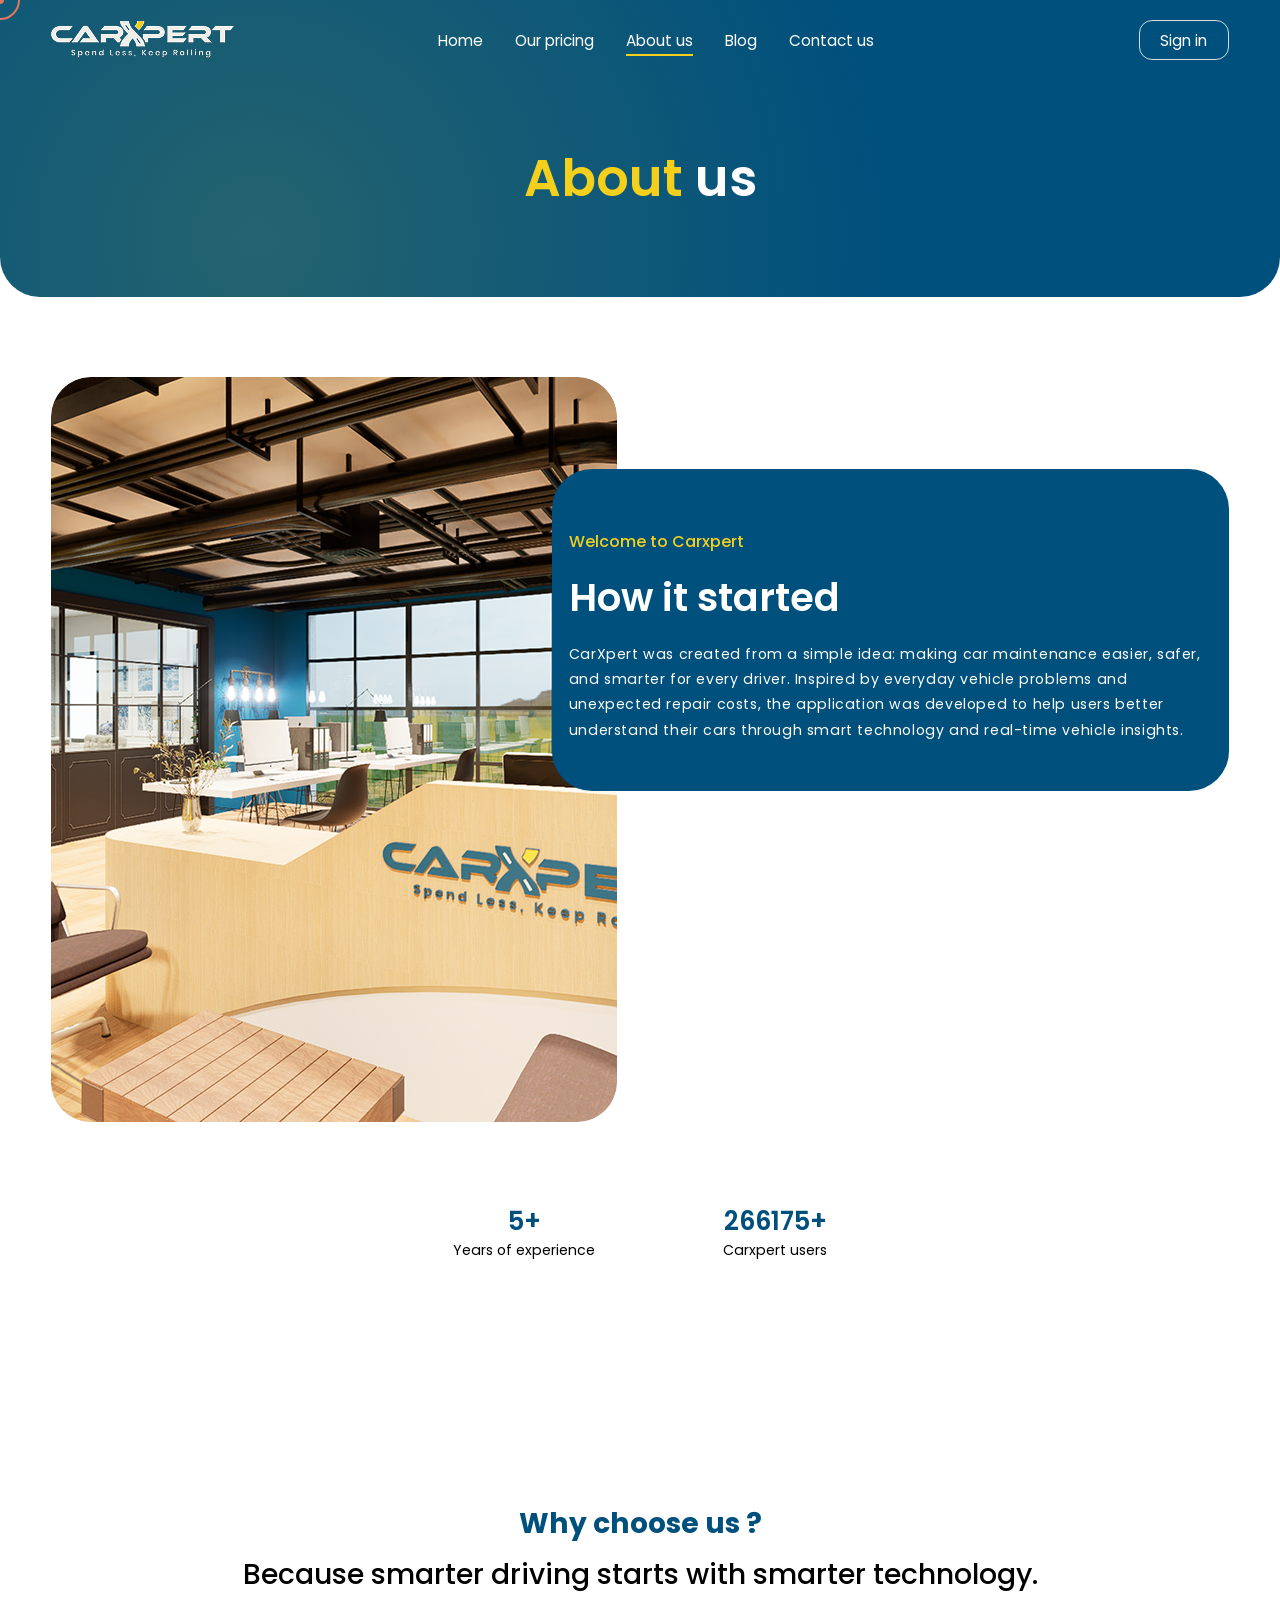
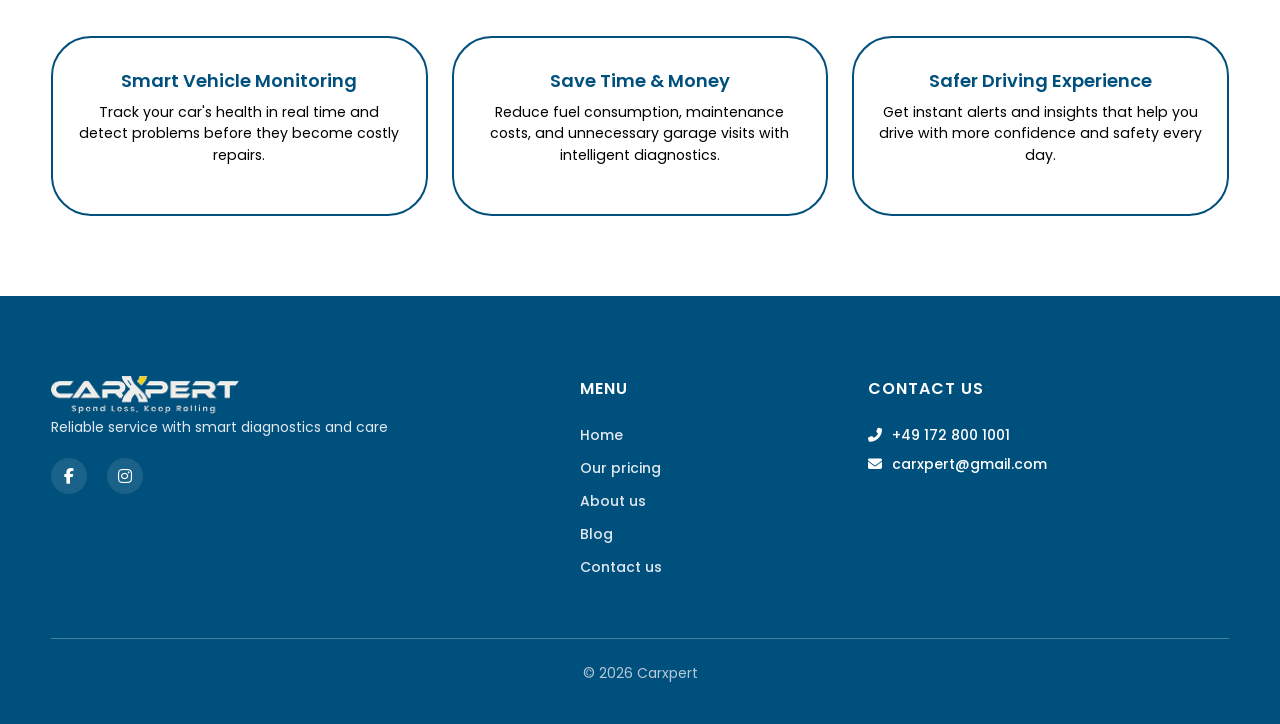
<file: about.html>
<!DOCTYPE html>
<html lang="en">
<head>
  <meta charset="UTF-8" />
  <meta name="viewport" content="width=device-width, initial-scale=1.0" />
  <title>About Us - CarXpert</title>
  <link rel="preconnect" href="https://fonts.googleapis.com">
  <link rel="preconnect" href="https://fonts.gstatic.com" crossorigin>
  <link href="https://fonts.googleapis.com/css2?family=Poppins:wght@400;500;600;700;800&display=swap" rel="stylesheet">
  <link rel="stylesheet" href="https://cdnjs.cloudflare.com/ajax/libs/font-awesome/6.5.1/css/all.min.css" />
  <link rel="stylesheet" href="assets/css/global.css" />
  <link rel="stylesheet" href="assets/css/about.css" />
</head>
<body>
  <div class="cursor-dot"></div>
  <div class="cursor-outline"></div>

  <nav>
    <a href="index.html" class="logo">
      <img src="assets/images/logo.png" alt="CarXpert" />
    </a>
    <div class="nav-links">
      <button class="nav-close" aria-label="Close menu"></button>
      <a href="index.html">Home</a>
      <a href="pricing.html">Our pricing</a>
      <a href="about.html" class="active">About us</a>
      <a href="blog.html">Blog</a>
      <a href="contact.html">Contact us</a>
      <a href="signin.html" class="sign-in nav-sign-in">Sign in</a>
    </div>
    <div class="nav-actions">
      <a href="signin.html" class="sign-in desktop-sign-in">Sign in</a>
      <div class="hamburger" aria-label="Open menu">
        <span></span><span></span><span></span>
      </div>
    </div>
  </nav>
  <div class="nav-overlay"></div>

  <section class="page-header">
    <h1 class="fade-up"><span>About</span> us</h1>
  </section>

  <section class="about-intro">
    <div class="about-intro-wrapper">
      <div class="about-image-col fade-left">
        <img src="assets/images/Rectangle 37.png" alt="">
      </div>
      <div class="about-card fade-right">
        <span class="about-badge">Welcome to Carxpert</span>
        <h2>How it started</h2>
        <p>CarXpert was created from a simple idea: making car maintenance easier, safer, and smarter for every driver. Inspired by everyday vehicle problems and unexpected repair costs, the application was developed to help users better understand their cars through smart technology and real-time vehicle insights.</p>
      </div>
    </div>
    <div class="about-stats">
      <div class="about-stat">
        <span class="about-stat-number"><span class="counter" data-target="10">0</span>+</span>
        <span class="about-stat-label">Years of experience</span>
      </div>
      <div class="about-stat">
        <span class="about-stat-number"><span class="counter" data-target="500000">0</span>+</span>
        <span class="about-stat-label">Carxpert users</span>
      </div>
    </div>
  </section>

  <section class="why-section">
    <div>
      <h2 class="section-title fade-up">Why choose us ?</h2>
      <p class="section-subtitle fade-up">Because smarter driving starts with smarter technology.</p>
      <div class="why-grid">
        <div class="why-card fade-up">
          <h3>Smart Vehicle Monitoring</h3>
          <p>Track your car's health in real time and detect problems before they become costly repairs.</p>
        </div>
        <div class="why-card fade-up">
          <h3>Save Time & Money</h3>
          <p>Reduce fuel consumption, maintenance costs, and unnecessary garage visits with intelligent diagnostics.</p>
        </div>
        <div class="why-card fade-up">
          <h3>Safer Driving Experience</h3>
          <p>Get instant alerts and insights that help you drive with more confidence and safety every day.</p>
        </div>
      </div>
    </div>
  </section>

  <footer>
    <div class="footer-grid">
      <div class="footer-brand">
        <img src="assets/images/logo.png" alt="CarXpert" style="height:40px;" />
        <p>Reliable service with smart diagnostics and care</p>
        <div class="footer-social">
          <a href="#" aria-label="Facebook">
            <i class="fab fa-facebook-f"></i>
          </a>
          <a href="#" aria-label="Instagram">
            <i class="fab fa-instagram"></i>
          </a>
        </div>
      </div>
      <div class="footer-col">
        <h4>Menu</h4>
        <a href="index.html">Home</a>
        <a href="pricing.html">Our pricing</a>
        <a href="about.html">About us</a>
        <a href="blog.html">Blog</a>
        <a href="contact.html">Contact us</a>
      </div>
      <div class="footer-col">
        <h4>Contact us</h4>
        <div class="footer-contact">
          <p>
            <i class="fas fa-phone-alt"></i>
            +49 172 800 1001
          </p>
          <p>
            <i class="fas fa-envelope"></i>
            carxpert@gmail.com
          </p>
        </div>
      </div>
    </div>
    <hr class="footer-divider" />
    <p class="footer-bottom">&copy; 2026 Carxpert</p>
  </footer>

  <script src="assets/js/main.js"></script>
</body>
</html>
</file>
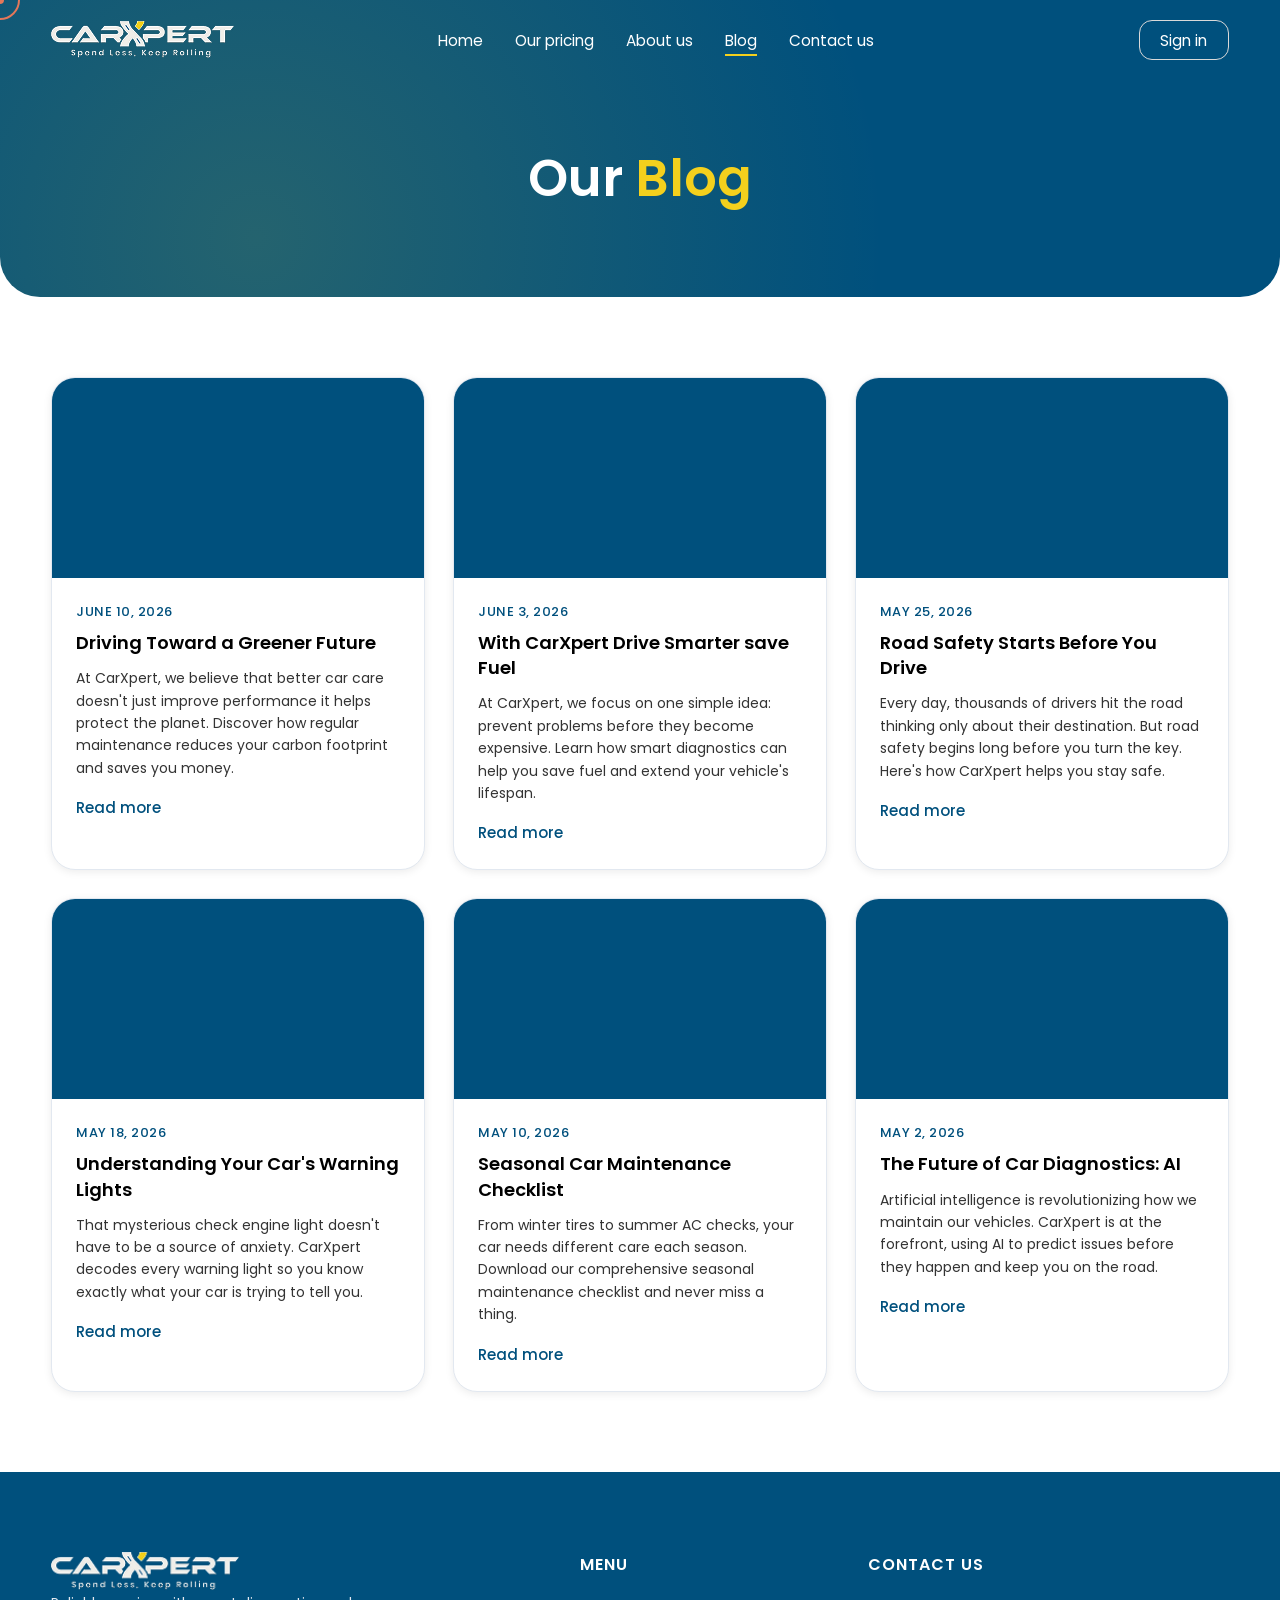
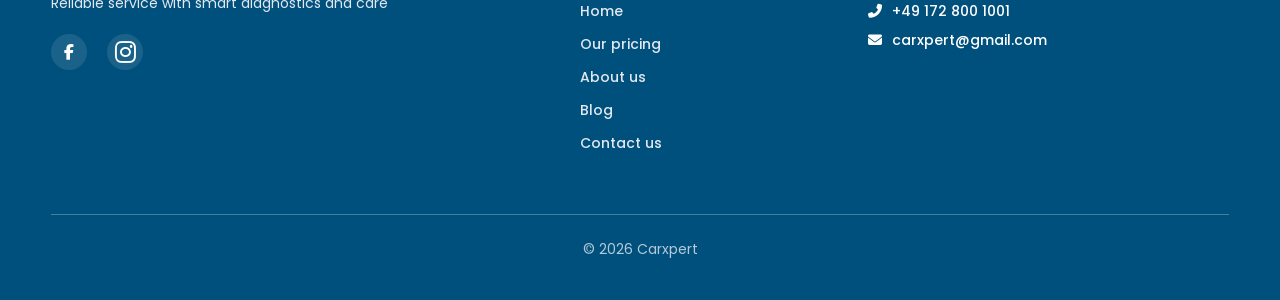
<file: blog.html>
<!DOCTYPE html>
<html lang="en">
<head>
  <meta charset="UTF-8" />
  <meta name="viewport" content="width=device-width, initial-scale=1.0" />
  <title>Blog - CarXpert</title>
  <link rel="preconnect" href="https://fonts.googleapis.com">
  <link rel="preconnect" href="https://fonts.gstatic.com" crossorigin>
  <link href="https://fonts.googleapis.com/css2?family=Poppins:wght@400;500;600;700;800&display=swap" rel="stylesheet">
  <link rel="stylesheet" href="https://cdnjs.cloudflare.com/ajax/libs/font-awesome/6.5.1/css/all.min.css" />
  <link rel="stylesheet" href="assets/css/global.css" />
  <link rel="stylesheet" href="assets/css/blog.css" />
</head>
<body>
  <div class="cursor-dot"></div>
  <div class="cursor-outline"></div>

  <nav>
    <a href="index.html" class="logo">
      <img src="assets/images/logo.png" alt="CarXpert" />
    </a>
    <div class="nav-links">
      <button class="nav-close" aria-label="Close menu"></button>
      <a href="index.html">Home</a>
      <a href="pricing.html">Our pricing</a>
      <a href="about.html">About us</a>
      <a href="blog.html" class="active">Blog</a>
      <a href="contact.html">Contact us</a>
      <a href="signin.html" class="sign-in nav-sign-in">Sign in</a>
    </div>
    <div class="nav-actions">
      <a href="signin.html" class="sign-in desktop-sign-in">Sign in</a>
      <div class="hamburger" aria-label="Open menu">
        <span></span><span></span><span></span>
      </div>
    </div>
  </nav>
  <div class="nav-overlay"></div>

  <section class="page-header">
    <h1 class="fade-up">Our <span>Blog</span></h1>
  </section>

  <section class="blog-page">
    <div class="container">
      <div class="blog-grid">
        <article class="blog-card fade-up">
          <div class="blog-card-image" style="background-image: url('https://images.unsplash.com/photo-1503376780353-7e6692767b70?w=800&h=600&fit=crop');"></div>
          <div class="blog-card-body">
            <span class="blog-date">June 10, 2026</span>
            <h3>Driving Toward a Greener Future</h3>
            <p>At CarXpert, we believe that better car care doesn't just improve performance it helps protect the planet. Discover how regular maintenance reduces your carbon footprint and saves you money.</p>
            <a href="#" class="read-more">Read more</a>
          </div>
        </article>
        <article class="blog-card fade-up">
          <div class="blog-card-image" style="background-image: url('https://images.unsplash.com/photo-1494976388531-d1058494cdd8?w=800&h=600&fit=crop');"></div>
          <div class="blog-card-body">
            <span class="blog-date">June 3, 2026</span>
            <h3>With CarXpert Drive Smarter save Fuel</h3>
            <p>At CarXpert, we focus on one simple idea: prevent problems before they become expensive. Learn how smart diagnostics can help you save fuel and extend your vehicle's lifespan.</p>
            <a href="#" class="read-more">Read more</a>
          </div>
        </article>
        <article class="blog-card fade-up">
          <div class="blog-card-image" style="background-image: url('https://images.unsplash.com/photo-1577714141096-bf2b9e69500a?w=800&h=600&fit=crop');"></div>
          <div class="blog-card-body">
            <span class="blog-date">May 25, 2026</span>
            <h3>Road Safety Starts Before You Drive</h3>
            <p>Every day, thousands of drivers hit the road thinking only about their destination. But road safety begins long before you turn the key. Here's how CarXpert helps you stay safe.</p>
            <a href="#" class="read-more">Read more</a>
          </div>
        </article>
        <article class="blog-card fade-up">
          <div class="blog-card-image" style="background-image: url('https://images.unsplash.com/photo-1542282088-fe8426682b8f?w=800&h=600&fit=crop');"></div>
          <div class="blog-card-body">
            <span class="blog-date">May 18, 2026</span>
            <h3>Understanding Your Car's Warning Lights</h3>
            <p>That mysterious check engine light doesn't have to be a source of anxiety. CarXpert decodes every warning light so you know exactly what your car is trying to tell you.</p>
            <a href="#" class="read-more">Read more</a>
          </div>
        </article>
        <article class="blog-card fade-up">
          <div class="blog-card-image" style="background-image: url('https://images.unsplash.com/photo-1542362567-b07e54358753?w=800&h=600&fit=crop');"></div>
          <div class="blog-card-body">
            <span class="blog-date">May 10, 2026</span>
            <h3>Seasonal Car Maintenance Checklist</h3>
            <p>From winter tires to summer AC checks, your car needs different care each season. Download our comprehensive seasonal maintenance checklist and never miss a thing.</p>
            <a href="#" class="read-more">Read more</a>
          </div>
        </article>
        <article class="blog-card fade-up">
          <div class="blog-card-image" style="background-image: url('https://images.unsplash.com/photo-1511407397940-d57f68e81203?w=800&h=600&fit=crop');"></div>
          <div class="blog-card-body">
            <span class="blog-date">May 2, 2026</span>
            <h3>The Future of Car Diagnostics: AI</h3>
            <p>Artificial intelligence is revolutionizing how we maintain our vehicles. CarXpert is at the forefront, using AI to predict issues before they happen and keep you on the road.</p>
            <a href="#" class="read-more">Read more</a>
          </div>
        </article>
      </div>
    </div>
  </section>

  <footer>
    <div class="footer-grid">
      <div class="footer-brand">
        <img src="assets/images/logo.png" alt="CarXpert" style="height:40px;" />
        <p>Reliable service with smart diagnostics and care</p>
        <div class="footer-social">
          <a href="#" aria-label="Facebook">
            <i class="fab fa-facebook-f"></i>
          </a>
          <a href="#" aria-label="Instagram">
            <i class="fab fa-instagram" style="color:white;font-size:24px;"></i>
          </a>
        </div>
      </div>
      <div class="footer-col">
        <h4>Menu</h4>
        <a href="index.html">Home</a>
        <a href="pricing.html">Our pricing</a>
        <a href="about.html">About us</a>
        <a href="blog.html">Blog</a>
        <a href="contact.html">Contact us</a>
      </div>
      <div class="footer-col">
        <h4>Contact us</h4>
        <div class="footer-contact">
          <p>
            <i class="fas fa-phone-alt"></i>
            +49 172 800 1001
          </p>
          <p>
            <i class="fas fa-envelope"></i>
            carxpert@gmail.com
          </p>
        </div>
      </div>
    </div>
    <hr class="footer-divider" />
    <p class="footer-bottom">&copy; 2026 Carxpert</p>
  </footer>

  <script src="assets/js/main.js"></script>
</body>
</html>
</file>
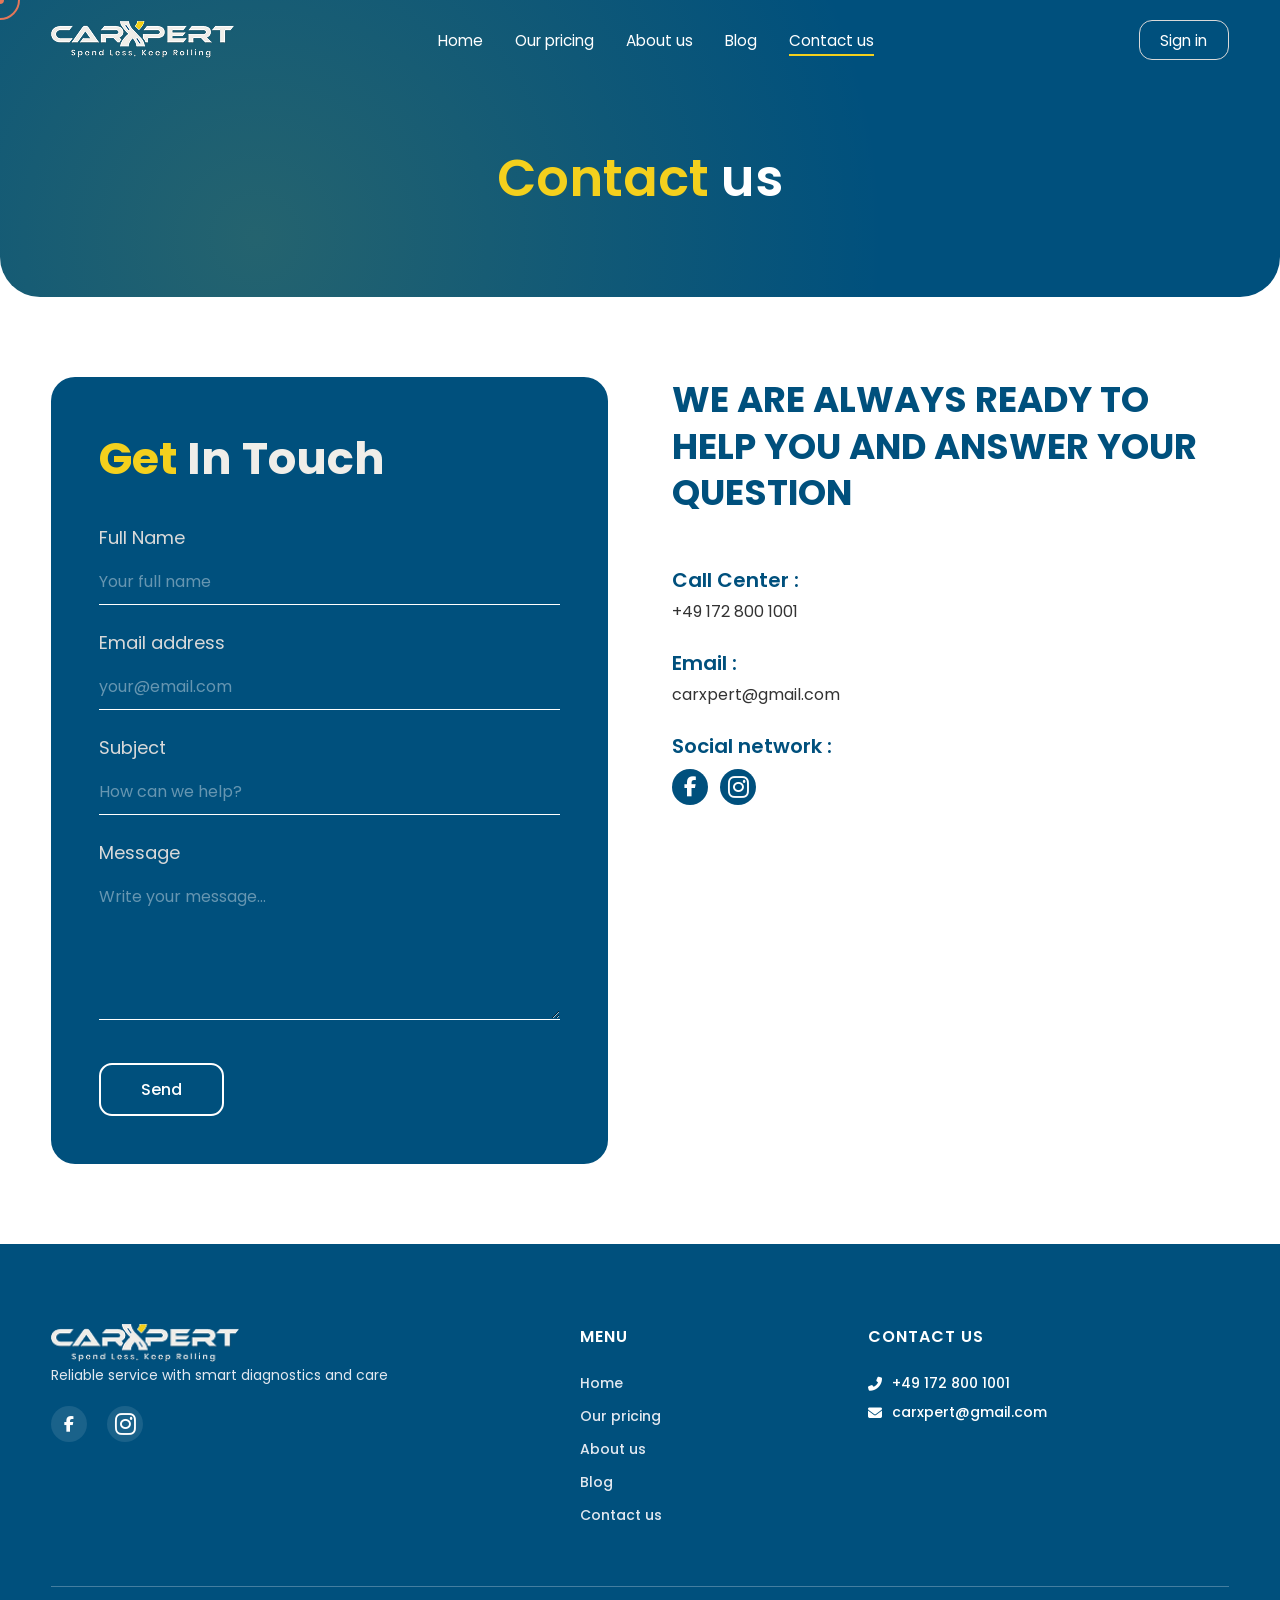
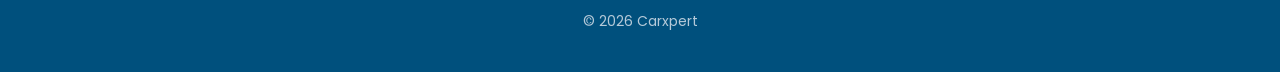
<file: contact.html>
<!DOCTYPE html>
<html lang="en">
<head>
  <meta charset="UTF-8" />
  <meta name="viewport" content="width=device-width, initial-scale=1.0" />
  <title>Contact Us - CarXpert</title>
  <link rel="preconnect" href="https://fonts.googleapis.com">
  <link rel="preconnect" href="https://fonts.gstatic.com" crossorigin>
  <link href="https://fonts.googleapis.com/css2?family=Poppins:wght@400;500;600;700;800&display=swap" rel="stylesheet">
  <link rel="stylesheet" href="https://cdnjs.cloudflare.com/ajax/libs/font-awesome/6.5.1/css/all.min.css" />
  <link rel="stylesheet" href="assets/css/global.css" />
  <link rel="stylesheet" href="assets/css/contact.css" />
</head>
<body>
  <div class="cursor-dot"></div>
  <div class="cursor-outline"></div>

  <nav>
    <a href="index.html" class="logo">
      <img src="assets/images/logo.png" alt="CarXpert" />
    </a>
    <div class="nav-links">
      <button class="nav-close" aria-label="Close menu"></button>
      <a href="index.html">Home</a>
      <a href="pricing.html">Our pricing</a>
      <a href="about.html">About us</a>
      <a href="blog.html">Blog</a>
      <a href="contact.html" class="active">Contact us</a>
      <a href="signin.html" class="sign-in nav-sign-in">Sign in</a>
    </div>
    <div class="nav-actions">
      <a href="signin.html" class="sign-in desktop-sign-in">Sign in</a>
      <div class="hamburger" aria-label="Open menu">
        <span></span><span></span><span></span>
      </div>
    </div>
  </nav>
  <div class="nav-overlay"></div>

  <section class="page-header">
    <h1 class="fade-up"><span>Contact</span> us</h1>
  </section>

  <section class="contact-section">
    <div class="container contact-grid">
      <div class="contact-form-wrapper fade-left">
        <h2 class="contact-heading"><span>Get</span> In Touch</h2>
        <form id="contactForm" class="contact-form">
          <div class="form-group">
            <label for="fullName">Full Name</label>
            <input type="text" id="fullName" name="fullName" placeholder="Your full name" required />
          </div>
          <div class="form-group">
            <label for="email">Email address</label>
            <input type="email" id="email" name="email" placeholder="your@email.com" required />
          </div>
          <div class="form-group">
            <label for="subject">Subject</label>
            <input type="text" id="subject" name="subject" placeholder="How can we help?" required />
          </div>
          <div class="form-group">
            <label for="message">Message</label>
            <textarea id="message" name="message" rows="5" placeholder="Write your message..." required></textarea>
          </div>
          <button type="submit" class="btn btn-white">Send</button>
        </form>
      </div>

      <div class="contact-info fade-right">
        <h3>We are always ready to help you and answer your question</h3>
        <div class="info-item">
          <span class="info-label">Call Center :</span>
          <span class="info-value">+49 172 800 1001</span>
        </div>
        <div class="info-item">
          <span class="info-label">Email :</span>
          <span class="info-value">carxpert@gmail.com</span>
        </div>
        <div class="info-item">
          <span class="info-label">Social network :</span>
          <div class="info-social">
            <a href="#" aria-label="Facebook">
              <i class="fab fa-facebook-f fa-lg" style="color:white;"></i>
            </a>
            <a href="#" aria-label="Instagram">
              <i class="fab fa-instagram" style="color:white;font-size:24px;"></i>
            </a>
          </div>
        </div>
      </div>
    </div>
  </section>

  <footer>
    <div class="footer-grid">
      <div class="footer-brand">
        <img src="assets/images/logo.png" alt="CarXpert" style="height:40px;" />
        <p>Reliable service with smart diagnostics and care</p>
        <div class="footer-social">
          <a href="#" aria-label="Facebook">
            <i class="fab fa-facebook-f"></i>
          </a>
          <a href="#" aria-label="Instagram">
            <i class="fab fa-instagram" style="color:white;font-size:24px;"></i>
          </a>
        </div>
      </div>
      <div class="footer-col">
        <h4>Menu</h4>
        <a href="index.html">Home</a>
        <a href="pricing.html">Our pricing</a>
        <a href="about.html">About us</a>
        <a href="blog.html">Blog</a>
        <a href="contact.html">Contact us</a>
      </div>
      <div class="footer-col">
        <h4>Contact us</h4>
        <div class="footer-contact">
          <p>
            <i class="fas fa-phone-alt"></i>
            +49 172 800 1001
          </p>
          <p>
            <i class="fas fa-envelope"></i>
            carxpert@gmail.com
          </p>
        </div>
      </div>
    </div>
    <hr class="footer-divider" />
    <p class="footer-bottom">&copy; 2026 Carxpert</p>
  </footer>

  <script src="assets/js/main.js"></script>
</body>
</html>
</file>
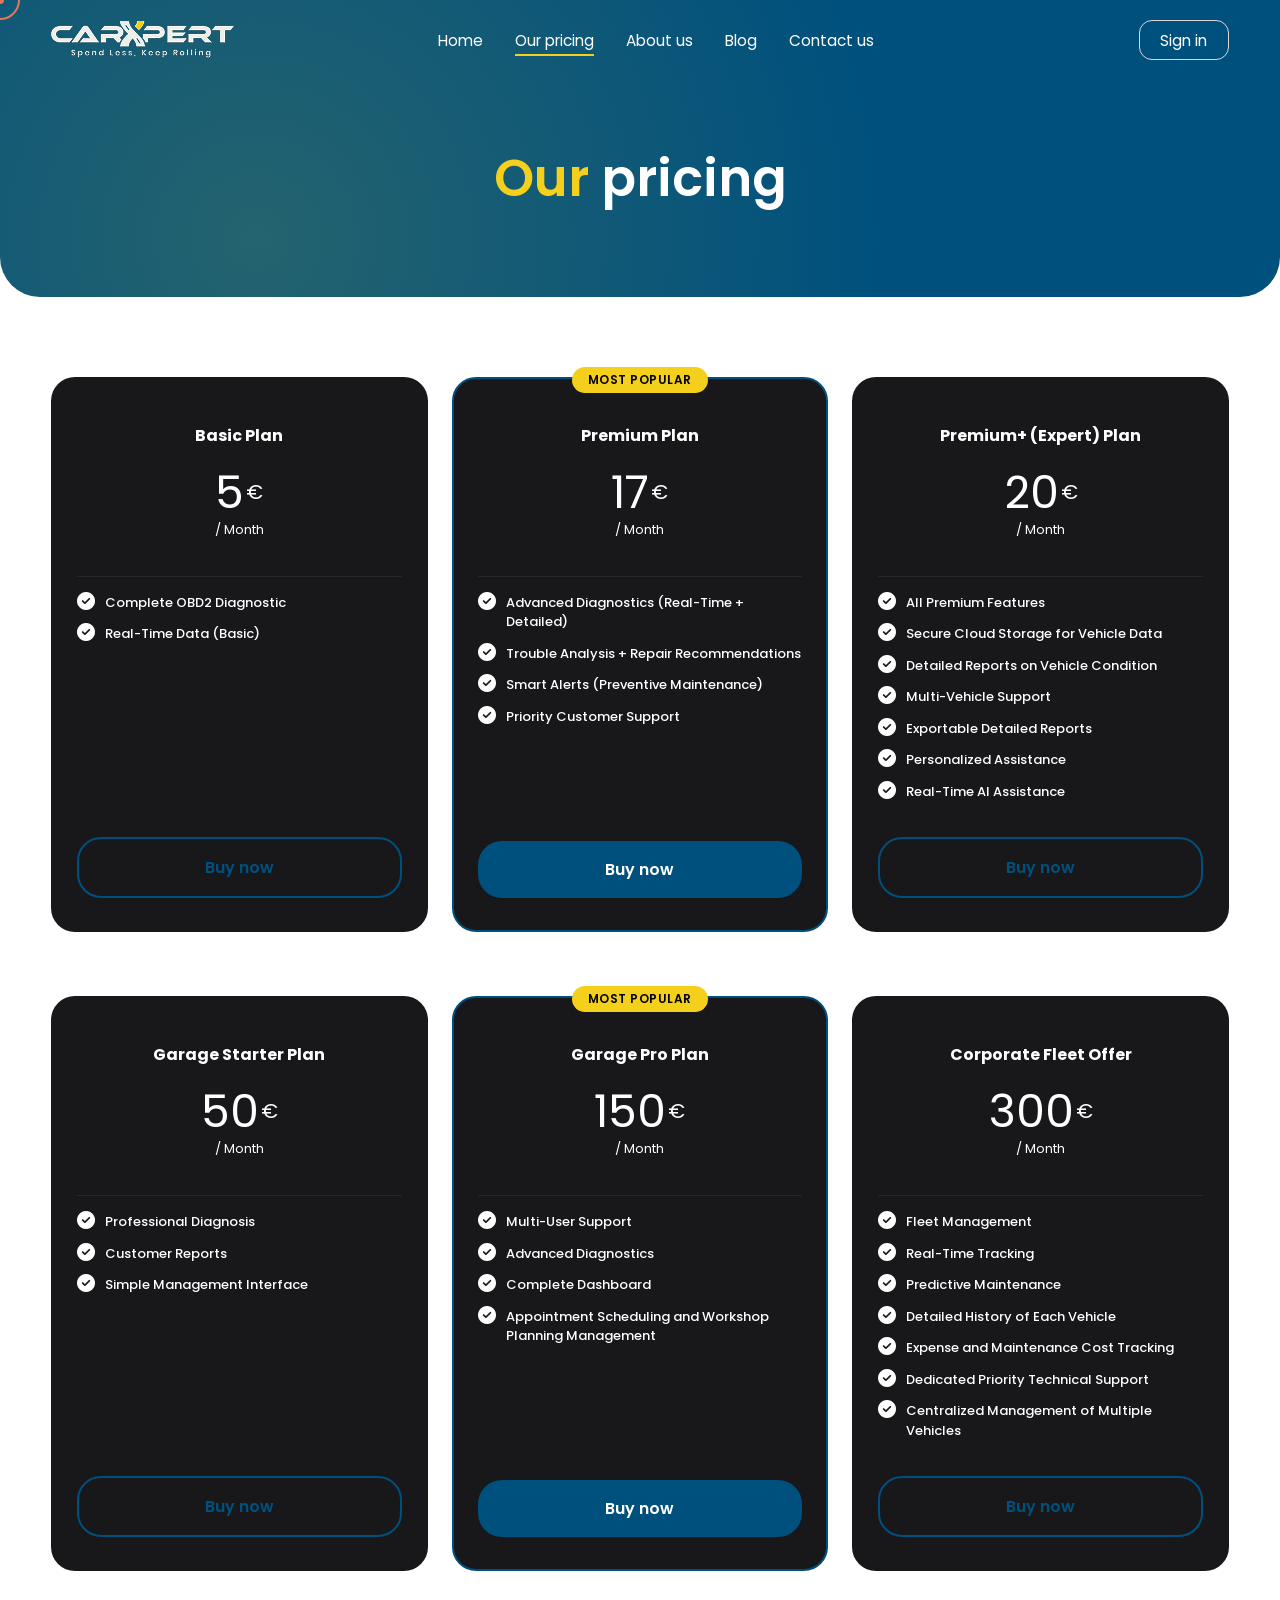
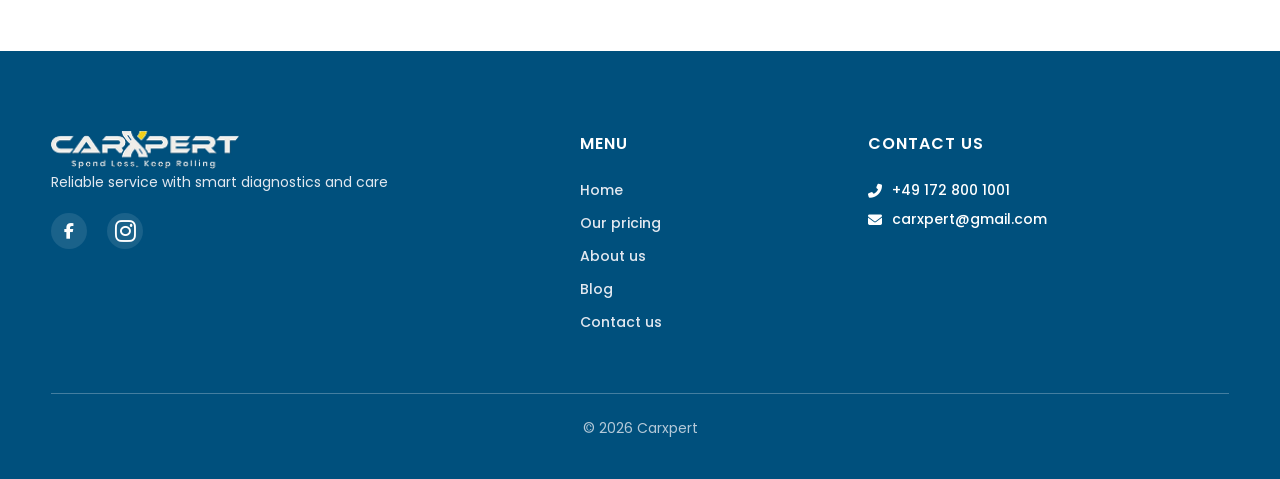
<file: pricing.html>
<!DOCTYPE html>
<html lang="en">
<head>
  <meta charset="UTF-8" />
  <meta name="viewport" content="width=device-width, initial-scale=1.0" />
  <title>Pricing - CarXpert</title>
  <link rel="preconnect" href="https://fonts.googleapis.com">
  <link rel="preconnect" href="https://fonts.gstatic.com" crossorigin>
  <link href="https://fonts.googleapis.com/css2?family=Poppins:wght@400;500;600;700;800&display=swap" rel="stylesheet">
  <link rel="stylesheet" href="https://cdnjs.cloudflare.com/ajax/libs/font-awesome/6.5.1/css/all.min.css" />
  <link rel="stylesheet" href="assets/css/global.css" />
  <link rel="stylesheet" href="assets/css/pricing.css" />
</head>
<body>
  <div class="cursor-dot"></div>
  <div class="cursor-outline"></div>

  <nav>
    <a href="index.html" class="logo">
      <img src="assets/images/logo.png" alt="CarXpert" />
    </a>
    <div class="nav-links">
      <button class="nav-close" aria-label="Close menu"></button>
      <a href="index.html">Home</a>
      <a href="pricing.html" class="active">Our pricing</a>
      <a href="about.html">About us</a>
      <a href="blog.html">Blog</a>
      <a href="contact.html">Contact us</a>
      <a href="signin.html" class="sign-in nav-sign-in">Sign in</a>
    </div>
    <div class="nav-actions">
      <a href="signin.html" class="sign-in desktop-sign-in">Sign in</a>
      <div class="hamburger" aria-label="Open menu">
        <span></span><span></span><span></span>
      </div>
    </div>
  </nav>
  <div class="nav-overlay"></div>

  <section class="page-header">
    <h1 class="fade-up"><span>Our</span> pricing</h1>
  </section>

  <section class="pricing-section">
    <div class="container">
      <!-- Consumer Plans -->
      <div class="pricing-category">
        <div class="pricing-grid">
          <!-- Basic Plan -->
          <div class="pricing-card fade-up">
            <div class="pricing-header">
              <h3 class="plan-name">Basic Plan</h3>
              <div class="plan-price">
                <span class="price">5</span>
                <span class="currency">&euro;</span>
              </div>
              <span class="plan-period">/ Month</span>
            </div>
            <div class="pricing-divider"></div>
            <ul class="plan-features">
              <li>
                <i class="fas fa-check-circle" style="color:white;font-size:18px;"></i>
                <span>Complete OBD2 Diagnostic</span>
              </li>
              <li>
                <i class="fas fa-check-circle" style="color:white;font-size:18px;"></i>
                <span>Real-Time Data (Basic)</span>
              </li>
            </ul>
            <button class="btn btn-outline buy-btn">Buy now</button>
          </div>

          <!-- Premium Plan (featured) -->
          <div class="pricing-card featured fade-up">
            <div class="pricing-header">
              <h3 class="plan-name">Premium Plan</h3>
              <div class="plan-price">
                <span class="price">17</span>
                <span class="currency">&euro;</span>
              </div>
              <span class="plan-period">/ Month</span>
            </div>
            <div class="pricing-divider"></div>
            <ul class="plan-features">
              <li>
                <i class="fas fa-check-circle" style="color:white;font-size:18px;"></i>
                <span>Advanced Diagnostics (Real-Time + Detailed)</span>
              </li>
              <li>
                <i class="fas fa-check-circle" style="color:white;font-size:18px;"></i>
                <span>Trouble Analysis + Repair Recommendations</span>
              </li>
              <li>
                <i class="fas fa-check-circle" style="color:white;font-size:18px;"></i>
                <span>Smart Alerts (Preventive Maintenance)</span>
              </li>
              <li>
                <i class="fas fa-check-circle" style="color:white;font-size:18px;"></i>
                <span>Priority Customer Support</span>
              </li>
            </ul>
            <button class="btn btn-accent buy-btn">Buy now</button>
          </div>

          <!-- Premium+ Plan -->
          <div class="pricing-card fade-up">
            <div class="pricing-header">
              <h3 class="plan-name">Premium+ (Expert) Plan</h3>
              <div class="plan-price">
                <span class="price">20</span>
                <span class="currency">&euro;</span>
              </div>
              <span class="plan-period">/ Month</span>
            </div>
            <div class="pricing-divider"></div>
            <ul class="plan-features">
              <li>
                <i class="fas fa-check-circle" style="color:white;font-size:18px;"></i>
                <span>All Premium Features</span>
              </li>
              <li>
                <i class="fas fa-check-circle" style="color:white;font-size:18px;"></i>
                <span>Secure Cloud Storage for Vehicle Data</span>
              </li>
              <li>
                <i class="fas fa-check-circle" style="color:white;font-size:18px;"></i>
                <span>Detailed Reports on Vehicle Condition</span>
              </li>
              <li>
                <i class="fas fa-check-circle" style="color:white;font-size:18px;"></i>
                <span>Multi-Vehicle Support</span>
              </li>
              <li>
                <i class="fas fa-check-circle" style="color:white;font-size:18px;"></i>
                <span>Exportable Detailed Reports</span>
              </li>
              <li>
                <i class="fas fa-check-circle" style="color:white;font-size:18px;"></i>
                <span>Personalized Assistance</span>
              </li>
              <li>
                <i class="fas fa-check-circle" style="color:white;font-size:18px;"></i>
                <span>Real-Time AI Assistance</span>
              </li>
            </ul>
            <button class="btn btn-outline buy-btn">Buy now</button>
          </div>
        </div>
      </div>

      <!-- Business Plans -->
      <div class="pricing-category">
        <div class="pricing-grid">
          <!-- Garage Starter -->
          <div class="pricing-card fade-up">
            <div class="pricing-header">
              <h3 class="plan-name">Garage Starter Plan</h3>
              <div class="plan-price">
                <span class="price">50</span>
                <span class="currency">&euro;</span>
              </div>
              <span class="plan-period">/ Month</span>
            </div>
            <div class="pricing-divider"></div>
            <ul class="plan-features">
              <li>
                <i class="fas fa-check-circle" style="color:white;font-size:18px;"></i>
                <span>Professional Diagnosis</span>
              </li>
              <li>
                <i class="fas fa-check-circle" style="color:white;font-size:18px;"></i>
                <span>Customer Reports</span>
              </li>
              <li>
                <i class="fas fa-check-circle" style="color:white;font-size:18px;"></i>
                <span>Simple Management Interface</span>
              </li>
            </ul>
            <button class="btn btn-outline buy-btn">Buy now</button>
          </div>

          <!-- Garage Pro (featured) -->
          <div class="pricing-card featured fade-up">
            <div class="pricing-header">
              <h3 class="plan-name">Garage Pro Plan</h3>
              <div class="plan-price">
                <span class="price">150</span>
                <span class="currency">&euro;</span>
              </div>
              <span class="plan-period">/ Month</span>
            </div>
            <div class="pricing-divider"></div>
            <ul class="plan-features">
              <li>
                <i class="fas fa-check-circle" style="color:white;font-size:18px;"></i>
                <span>Multi-User Support</span>
              </li>
              <li>
                <i class="fas fa-check-circle" style="color:white;font-size:18px;"></i>
                <span>Advanced Diagnostics</span>
              </li>
              <li>
                <i class="fas fa-check-circle" style="color:white;font-size:18px;"></i>
                <span>Complete Dashboard</span>
              </li>
              <li>
                <i class="fas fa-check-circle" style="color:white;font-size:18px;"></i>
                <span>Appointment Scheduling and Workshop Planning Management</span>
              </li>
            </ul>
            <button class="btn btn-accent buy-btn">Buy now</button>
          </div>

          <!-- Corporate Fleet -->
          <div class="pricing-card fade-up">
            <div class="pricing-header">
              <h3 class="plan-name">Corporate Fleet Offer</h3>
              <div class="plan-price">
                <span class="price">300</span>
                <span class="currency">&euro;</span>
              </div>
              <span class="plan-period">/ Month</span>
            </div>
            <div class="pricing-divider"></div>
            <ul class="plan-features">
              <li>
                <i class="fas fa-check-circle" style="color:white;font-size:18px;"></i>
                <span>Fleet Management</span>
              </li>
              <li>
                <i class="fas fa-check-circle" style="color:white;font-size:18px;"></i>
                <span>Real-Time Tracking</span>
              </li>
              <li>
                <i class="fas fa-check-circle" style="color:white;font-size:18px;"></i>
                <span>Predictive Maintenance</span>
              </li>
              <li>
                <i class="fas fa-check-circle" style="color:white;font-size:18px;"></i>
                <span>Detailed History of Each Vehicle</span>
              </li>
              <li>
                <i class="fas fa-check-circle" style="color:white;font-size:18px;"></i>
                <span>Expense and Maintenance Cost Tracking</span>
              </li>
              <li>
                <i class="fas fa-check-circle" style="color:white;font-size:18px;"></i>
                <span>Dedicated Priority Technical Support</span>
              </li>
              <li>
                <i class="fas fa-check-circle" style="color:white;font-size:18px;"></i>
                <span>Centralized Management of Multiple Vehicles</span>
              </li>
            </ul>
            <button class="btn btn-outline buy-btn">Buy now</button>
          </div>
        </div>
      </div>
    </div>
  </section>

  <footer>
    <div class="footer-grid">
      <div class="footer-brand">
        <img src="assets/images/logo.png" alt="CarXpert" style="height:40px;" />
        <p>Reliable service with smart diagnostics and care</p>
        <div class="footer-social">
          <a href="#" aria-label="Facebook">
            <i class="fab fa-facebook-f"></i>
          </a>
          <a href="#" aria-label="Instagram">
            <i class="fab fa-instagram" style="color:white;font-size:24px;"></i>
          </a>
        </div>
      </div>
      <div class="footer-col">
        <h4>Menu</h4>
        <a href="index.html">Home</a>
        <a href="pricing.html">Our pricing</a>
        <a href="about.html">About us</a>
        <a href="blog.html">Blog</a>
        <a href="contact.html">Contact us</a>
      </div>
      <div class="footer-col">
        <h4>Contact us</h4>
        <div class="footer-contact">
          <p>
            <i class="fas fa-phone-alt"></i>
            +49 172 800 1001
          </p>
          <p>
            <i class="fas fa-envelope"></i>
            carxpert@gmail.com
          </p>
        </div>
      </div>
    </div>
    <hr class="footer-divider" />
    <p class="footer-bottom">&copy; 2026 Carxpert</p>
  </footer>

  <script src="assets/js/main.js"></script>
</body>
</html>
</file>
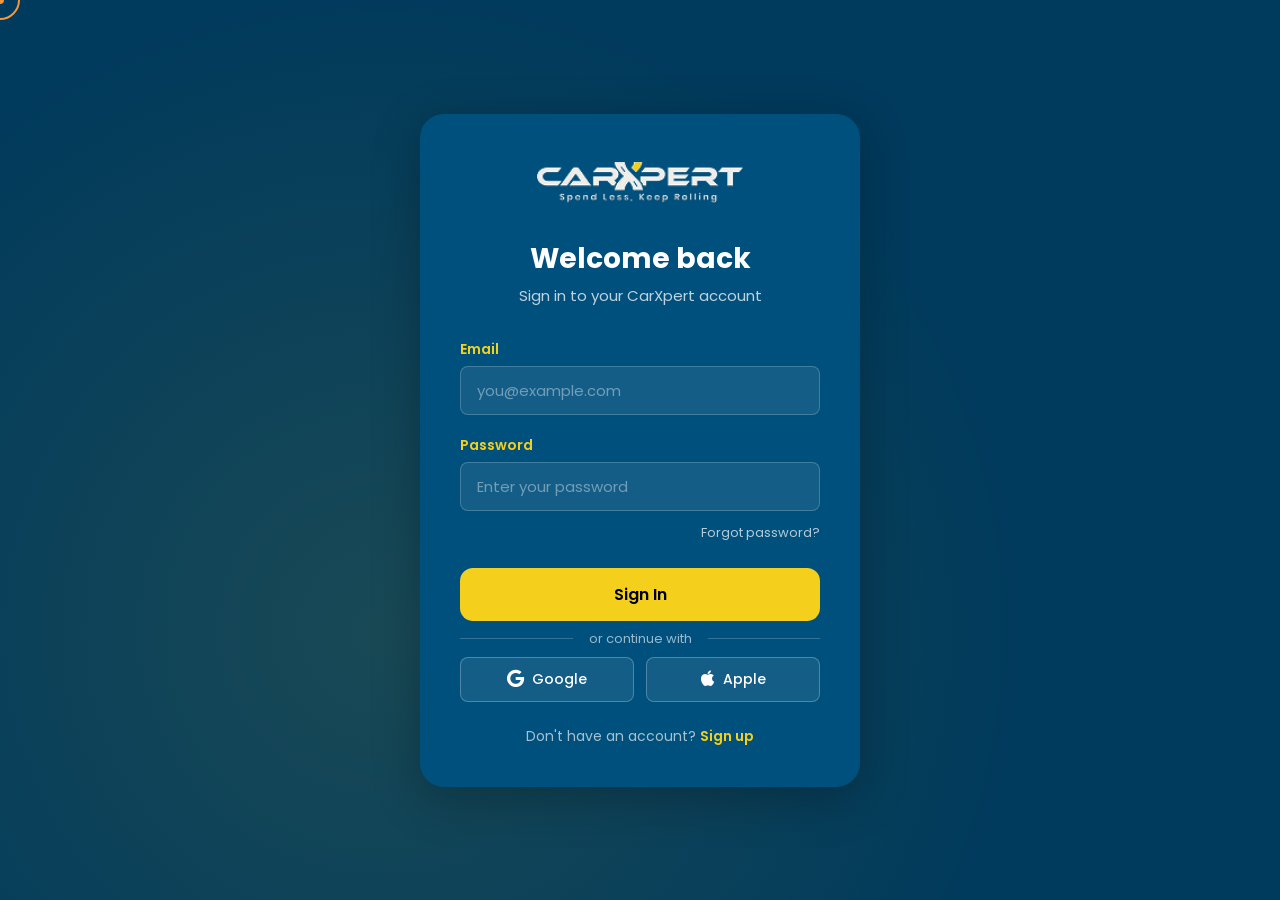
<file: signin.html>
<!DOCTYPE html>
<html lang="en">
<head>
  <meta charset="UTF-8" />
  <meta name="viewport" content="width=device-width, initial-scale=1.0" />
  <title>Sign In - CarXpert</title>
  <link rel="preconnect" href="https://fonts.googleapis.com">
  <link rel="preconnect" href="https://fonts.gstatic.com" crossorigin>
  <link href="https://fonts.googleapis.com/css2?family=Poppins:wght@400;500;600;700;800&display=swap" rel="stylesheet">
  <link rel="stylesheet" href="https://cdnjs.cloudflare.com/ajax/libs/font-awesome/6.5.1/css/all.min.css" />
  <link rel="stylesheet" href="assets/css/global.css" />
  <link rel="stylesheet" href="assets/css/auth.css" />
</head>
<body>
  <div class="cursor-dot"></div>
  <div class="cursor-outline"></div>
  <script src="assets/js/main.js"></script>
  <div class="auth-page">
    <div class="auth-card">
      <div class="auth-logo">
        <img src="assets/images/logo.png" alt="CarXpert" />
      </div>
      <h1 class="auth-title">Welcome back</h1>
      <p class="auth-subtitle">Sign in to your CarXpert account</p>
      <form class="auth-form">
        <div class="auth-field">
          <label for="email">Email</label>
          <input id="email" type="email" placeholder="you@example.com" required />
        </div>
        <div class="auth-field">
          <label for="password">Password</label>
          <input id="password" type="password" placeholder="Enter your password" required />
        </div>
        <div class="auth-forgot">
          <a href="#">Forgot password?</a>
        </div>
        <button type="submit" class="auth-btn">Sign In</button>
      </form>
      <div class="auth-divider">
        <span>or continue with</span>
      </div>
      <div class="auth-social">
        <button class="auth-social-btn"><i class="fab fa-google"></i> Google</button>
        <button class="auth-social-btn"><i class="fab fa-apple"></i> Apple</button>
      </div>
      <p class="auth-footer">
        Don't have an account? <a href="signup.html">Sign up</a>
      </p>
    </div>
  </div>
</body>
</html>
</file>
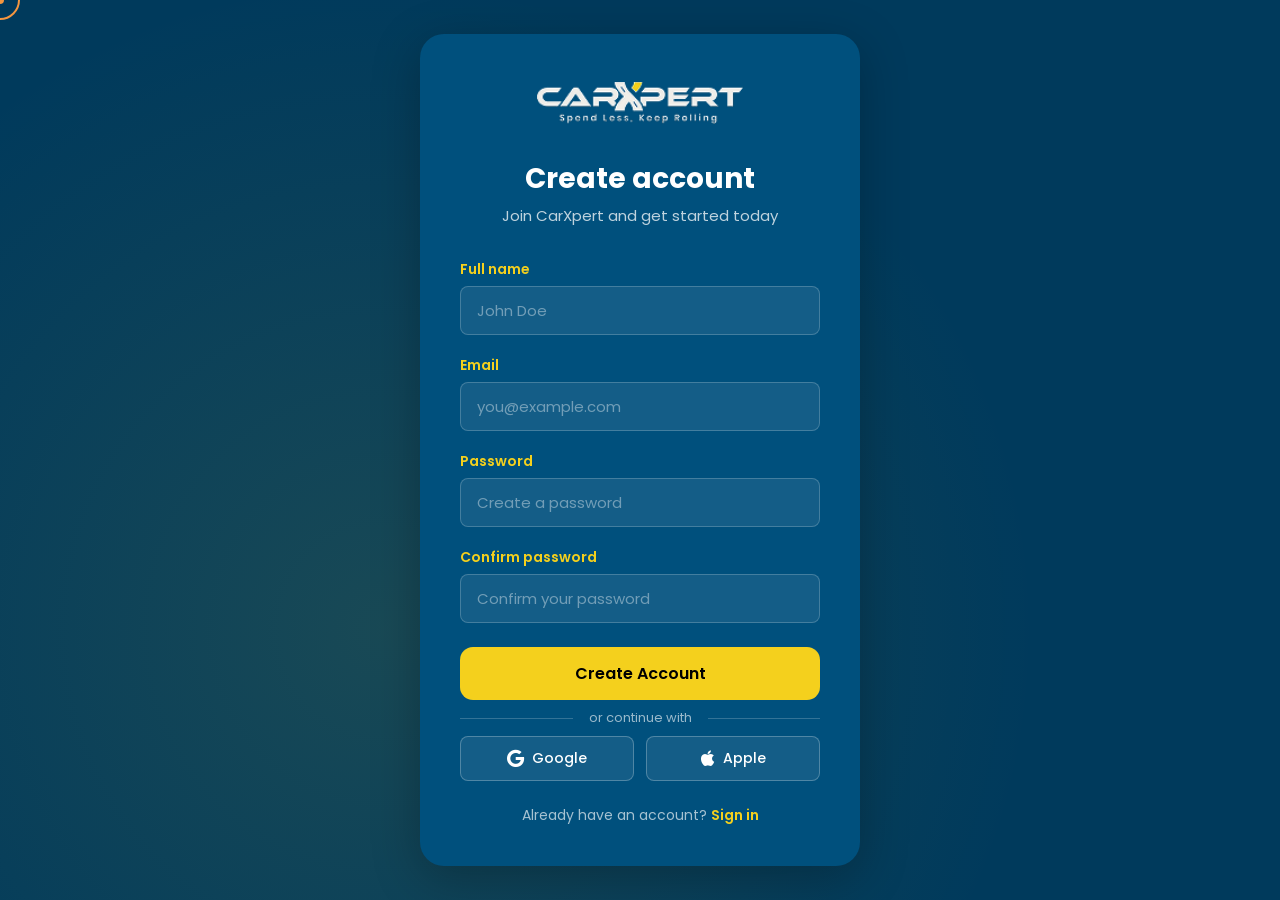
<file: signup.html>
<!DOCTYPE html>
<html lang="en">
<head>
  <meta charset="UTF-8" />
  <meta name="viewport" content="width=device-width, initial-scale=1.0" />
  <title>Sign Up - CarXpert</title>
  <link rel="preconnect" href="https://fonts.googleapis.com">
  <link rel="preconnect" href="https://fonts.gstatic.com" crossorigin>
  <link href="https://fonts.googleapis.com/css2?family=Poppins:wght@400;500;600;700;800&display=swap" rel="stylesheet">
  <link rel="stylesheet" href="https://cdnjs.cloudflare.com/ajax/libs/font-awesome/6.5.1/css/all.min.css" />
  <link rel="stylesheet" href="assets/css/global.css" />
  <link rel="stylesheet" href="assets/css/auth.css" />
</head>
<body>
  <div class="cursor-dot"></div>
  <div class="cursor-outline"></div>
  <script src="assets/js/main.js"></script>
  <div class="auth-page">
    <div class="auth-card">
      <div class="auth-logo">
        <img src="assets/images/logo.png" alt="CarXpert" />
      </div>
      <h1 class="auth-title">Create account</h1>
      <p class="auth-subtitle">Join CarXpert and get started today</p>
      <form class="auth-form">
        <div class="auth-field">
          <label for="name">Full name</label>
          <input id="name" type="text" placeholder="John Doe" required />
        </div>
        <div class="auth-field">
          <label for="email">Email</label>
          <input id="email" type="email" placeholder="you@example.com" required />
        </div>
        <div class="auth-field">
          <label for="password">Password</label>
          <input id="password" type="password" placeholder="Create a password" required />
        </div>
        <div class="auth-field">
          <label for="confirm">Confirm password</label>
          <input id="confirm" type="password" placeholder="Confirm your password" required />
        </div>
        <button type="submit" class="auth-btn">Create Account</button>
      </form>
      <div class="auth-divider">
        <span>or continue with</span>
      </div>
      <div class="auth-social">
        <button class="auth-social-btn"><i class="fab fa-google"></i> Google</button>
        <button class="auth-social-btn"><i class="fab fa-apple"></i> Apple</button>
      </div>
      <p class="auth-footer">
        Already have an account? <a href="signin.html">Sign in</a>
      </p>
    </div>
  </div>
</body>
</html>
</file>
<file: assets/css/global.css>
*, *::before, *::after {
  margin: 0;
  padding: 0;
  box-sizing: border-box;
}

:root {
  --primary: #00507D;
  --primary-dark: #003A5C;
  --accent: #F4D01D;
  --light: #F0EEE9;
  --white: #FFFFFF;
  --dark: #18181B;
  --gray: #D9D9D9;
  --gray-light: #E2E8F0;
  --text-dark: #000000;
  --text-body: #333333;
  --font: 'Poppins', sans-serif;
  --shadow-sm: 0 2px 8px rgba(0,0,0,0.08);
  --shadow-md: 0 4px 20px rgba(0,0,0,0.12);
  --shadow-lg: 0 8px 40px rgba(0,0,0,0.16);
  --radius-sm: 8px;
  --radius-md: 13px;
  --radius-lg: 24px;
  --radius-xl: 40px;
  --nav-height: 80px;
  --transition: 0.4s cubic-bezier(0.25, 0.46, 0.45, 0.94);
}

html {
  scroll-behavior: smooth;
  font-size: 16px;
}

body {
  font-family: var(--font);
  color: var(--text-body);
  background: var(--white);
  overflow-x: hidden;
  cursor: none;
  -webkit-font-smoothing: antialiased;
  -moz-osx-font-smoothing: grayscale;
}

a { text-decoration: none; cursor: none; }
button { cursor: none; border: none; background: none; font-family: var(--font); }
img { max-width: 100%; height: auto; display: block; }
ul { list-style: none; }

/* ===== CUSTOM CURSOR ===== */
.cursor-dot {
  width: 8px;
  height: 8px;
  background: var(--accent);
  border-radius: 50%;
  position: fixed;
  pointer-events: none;
  z-index: 99999;
  transform: translate(-50%, -50%);
  mix-blend-mode: difference;
  transition: width 0.2s, height 0.2s, background 0.2s;
}

.cursor-outline {
  width: 40px;
  height: 40px;
  border: 2px solid var(--accent);
  border-radius: 50%;
  position: fixed;
  pointer-events: none;
  z-index: 99998;
  transform: translate(-50%, -50%);
  transition: all 0.15s ease-out;
  mix-blend-mode: difference;
}

.cursor-dot.hover, .cursor-outline.hover {
  transform: translate(-50%, -50%) scale(1.5);
  background: transparent;
}

/* ===== NAVIGATION ===== */
nav {
  position: fixed;
  top: 0;
  left: 0;
  width: 100%;
  height: var(--nav-height);
  display: flex;
  align-items: center;
  justify-content: space-between;
  padding: 0 clamp(20px, 4vw, 80px);
  z-index: 1000;
  transition: var(--transition);
}

nav.scrolled {
  background: rgba(0, 80, 125, 0.95);
  backdrop-filter: blur(16px);
  -webkit-backdrop-filter: blur(16px);
  box-shadow: var(--shadow-md);
}

nav .logo { height: 39px; display: flex; align-items: center; }
nav .logo img { height: 100%; width: auto; object-fit: contain; }

nav .nav-links {
  display: flex;
  align-items: center;
  gap: clamp(16px, 2.5vw, 40px);
  position: absolute;
  left: 50%;
  transform: translateX(-50%);
  white-space: nowrap;
}

nav .nav-actions {
  display: flex;
  align-items: center;
  gap: 12px;
  margin-left: auto;
}

nav .nav-links a {
  color: var(--white);
  font-size: clamp(14px, 1.2vw, 20px);
  font-weight: 400;
  position: relative;
  padding: 4px 0;
  transition: var(--transition);
}

nav .nav-links a::after {
  content: '';
  position: absolute;
  bottom: 0;
  left: 0;
  width: 0;
  height: 2px;
  background: var(--accent);
  transition: var(--transition);
}

nav .nav-links a:hover::after,
nav .nav-links a.active::after { width: 100%; }

nav .sign-in {
  width: clamp(90px, 6.6vw, 128px);
  height: clamp(40px, 2.9vw, 56px);
  border-radius: var(--radius-md);
  border: 1.5px solid var(--gray);
  display: flex;
  align-items: center;
  justify-content: center;
  color: var(--white);
  font-size: clamp(14px, 1.2vw, 22px);
  font-weight: 400;
  transition: var(--transition);
}

nav .sign-in:hover {
  background: var(--accent);
  border-color: var(--accent);
  color: var(--text-dark);
}

/* Mobile nav */
.hamburger {
  display: none;
  flex-direction: column;
  gap: 5px;
  cursor: none;
  z-index: 1001;
}

.hamburger span {
  display: block;
  width: 26px;
  height: 2px;
  background: var(--white);
  border-radius: 2px;
  transition: var(--transition);
}

.hamburger.active span:nth-child(1) { transform: rotate(45deg) translate(4px, 4px); }
.hamburger.active span:nth-child(2) { opacity: 0; }
.hamburger.active span:nth-child(3) { transform: rotate(-45deg) translate(4px, -4px); }

/* Mobile drawer overlay */
.nav-overlay {
  position: fixed;
  inset: 0;
  background: rgba(0, 0, 0, 0.5);
  z-index: 999;
  opacity: 0;
  pointer-events: none;
  transition: opacity 0.4s ease;
}

.nav-overlay.active {
  opacity: 1;
  pointer-events: auto;
}

/* Hide mobile sign-in inside centered nav-links on desktop */
.nav-sign-in { display: none !important; }

@media (max-width: 1024px) {
  .hamburger { display: flex; }

  .desktop-sign-in { display: none !important; }

  nav .nav-links {
    position: fixed;
    top: 0;
    right: -100%;
    width: 75%;
    max-width: 340px;
    height: 100vh;
    background: var(--primary);
    flex-direction: column;
    padding: 80px 28px 40px;
    gap: 0;
    transition: right 0.4s cubic-bezier(0.25, 0.46, 0.45, 0.94);
    z-index: 1000;
    overflow-y: auto;
    left: auto;
    transform: none;
    align-items: stretch;
  }

  nav .nav-links.open { right: 0; }

  .nav-close {
    position: absolute;
    top: 20px;
    right: 20px;
    width: 40px;
    height: 40px;
    display: flex;
    align-items: center;
    justify-content: center;
    cursor: pointer;
    border: none;
    background: none;
    padding: 0;
  }

  .nav-close::before,
  .nav-close::after {
    content: '';
    position: absolute;
    width: 24px;
    height: 2px;
    background: var(--white);
    border-radius: 1px;
  }

  .nav-close::before { transform: rotate(45deg); }
  .nav-close::after { transform: rotate(-45deg); }

  nav .nav-links a {
    font-size: 18px;
    padding: 18px 0;
    border-bottom: 1px solid rgba(255, 255, 255, 0.08);
    color: rgba(255, 255, 255, 0.85);
  }

  nav .nav-links a::after { display: none; }

  nav .nav-links a.active,
  nav .nav-links a:hover { color: var(--white); font-weight: 500; }

  .nav-sign-in {
    display: flex !important;
    width: 100%;
    height: auto;
    padding: 14px 20px;
    margin-top: 28px;
    justify-content: center;
    border: 1.5px solid var(--gray);
    border-radius: var(--radius-md);
    color: var(--white);
    font-size: 18px;
    font-weight: 500;
  }

  .nav-sign-in:hover {
    background: var(--accent);
    border-color: var(--accent);
    color: var(--text-dark);
  }
}

/* ===== HEADER SECTION (page hero) ===== */
.page-header {
  background: var(--primary);
  border-bottom-right-radius: var(--radius-xl);
  border-bottom-left-radius: var(--radius-xl);
  padding: calc(var(--nav-height) + 60px) clamp(20px, 4vw, 80px) 80px;
  position: relative;
  overflow: hidden;
}

.page-header::before {
  content: '';
  position: absolute;
  inset: 0;
  background: radial-gradient(circle at 20% 80%, rgba(244, 208, 29, 0.15), transparent 60%);
}

.page-header h1 {
  font-size: clamp(36px, 4vw, 64px);
  font-weight: 600;
  color: var(--white);
  text-align: center;
}

.page-header h1 span { color: var(--accent); }

/* ===== FOOTER ===== */
footer {
  background: var(--primary);
  padding: 80px clamp(20px, 4vw, 80px) 40px;
  color: var(--white);
}

.footer-grid {
  display: grid;
  grid-template-columns: 2fr 1fr 1.5fr;
  gap: 48px;
  max-width: 1440px;
  margin: 0 auto;
}

.footer-brand .logo { height: 50px; margin-bottom: 20px; }
.footer-brand p { font-size: clamp(14px, 1vw, 18px); line-height: 1.6; color: var(--gray-light); }

.footer-col h4 {
  font-size: clamp(16px, 1.2vw, 22px);
  font-weight: 600;
  text-transform: uppercase;
  letter-spacing: 1px;
  margin-bottom: 24px;
}

.footer-col a {
  display: block;
  color: var(--gray-light);
  font-size: clamp(14px, 1vw, 18px);
  font-weight: 500;
  margin-bottom: 12px;
  transition: var(--transition);
}

.footer-col a:hover { color: var(--accent); padding-left: 6px; }

.footer-contact p {
  font-size: clamp(14px, 1vw, 18px);
  font-weight: 500;
  margin-bottom: 8px;
  display: flex;
  align-items: center;
  gap: 10px;
}

.footer-contact p svg { flex-shrink: 0; }

.footer-social {
  display: flex;
  gap: 20px;
  margin-top: 20px;
}

.footer-social a {
  width: 36px;
  height: 36px;
  display: flex;
  align-items: center;
  justify-content: center;
  border-radius: 50%;
  background: rgba(255,255,255,0.1);
  transition: var(--transition);
  color: var(--white);
}

.footer-social a:hover {
  background: var(--accent);
  padding-left: 0;
}

.footer-divider {
  border: none;
  height: 1px;
  background: var(--gray-light);
  opacity: 0.3;
  margin: 48px 0 24px;
}

.footer-bottom {
  text-align: center;
  font-size: 14px;
  color: var(--gray-light);
  opacity: 0.8;
}

@media (max-width: 768px) {
  .footer-grid { grid-template-columns: 1fr; gap: 32px; text-align: center; }
  .footer-brand .logo { margin: 0 auto 20px; }
  .footer-social { justify-content: center; }
  .footer-contact p { justify-content: center; }
}

/* ===== ANIMATIONS ===== */
.fade-up {
  opacity: 0;
  transform: translateY(40px);
  transition: opacity 0.8s ease-out, transform 0.8s ease-out;
}

.fade-up.revealed {
  opacity: 1;
  transform: translateY(0);
}

.fade-left {
  opacity: 0;
  transform: translateX(-40px);
  transition: opacity 0.8s ease-out, transform 0.8s ease-out;
}

.fade-left.revealed {
  opacity: 1;
  transform: translateX(0);
}

.fade-right {
  opacity: 0;
  transform: translateX(40px);
  transition: opacity 0.8s ease-out, transform 0.8s ease-out;
}

.fade-right.revealed {
  opacity: 1;
  transform: translateX(0);
}

.scale-in {
  opacity: 0;
  transform: scale(0.9);
  transition: opacity 0.6s ease-out, transform 0.6s ease-out;
}

.scale-in.revealed {
  opacity: 1;
  transform: scale(1);
}

.fade-up:nth-child(2) { transition-delay: 0.1s; }
.fade-up:nth-child(3) { transition-delay: 0.2s; }
.fade-up:nth-child(4) { transition-delay: 0.3s; }
.fade-up:nth-child(5) { transition-delay: 0.4s; }
.fade-up:nth-child(6) { transition-delay: 0.5s; }

/* ===== SECTION TITLES ===== */
.section-title {
  text-align: center;
  font-size: clamp(24px, 2.2vw, 36px);
  font-weight: 700;
  color: var(--primary);
  margin-bottom: 8px;
}

.section-subtitle {
  text-align: center;
  font-size: clamp(18px, 2.2vw, 38px);
  font-weight: 500;
  color: var(--text-dark);
  margin-bottom: 40px;
  max-width: 800px;
  margin-left: auto;
  margin-right: auto;
}

/* ===== BUTTONS ===== */
.btn {
  display: inline-flex;
  align-items: center;
  justify-content: center;
  padding: 12px 32px;
  border-radius: var(--radius-md);
  font-size: clamp(14px, 1.2vw, 20px);
  font-weight: 500;
  font-family: var(--font);
  transition: var(--transition);
  cursor: none;
}

.btn-primary {
  background: var(--primary);
  color: var(--white);
  border: 2px solid var(--accent);
}

.btn-primary:hover {
  background: var(--accent);
  color: var(--text-dark);
}

.btn-accent {
  background: var(--accent);
  color: var(--text-dark);
  border: 2px solid var(--accent);
}

.btn-accent:hover {
  background: transparent;
  color: var(--accent);
}

.btn-outline {
  background: transparent;
  color: var(--primary);
  border: 2px solid var(--primary);
}

.btn-outline:hover {
  background: var(--primary);
  color: var(--white);
}

.btn-white {
  background: transparent;
  color: var(--white);
  border: 2px solid var(--white);
}

.btn-white:hover {
  background: var(--white);
  color: var(--primary);
}

/* ===== RESPONSIVE HELPER ===== */
@media (max-width: 1024px) {
  nav {
    padding: 0 20px;
    background: rgba(0, 80, 125, 0.95);
    backdrop-filter: blur(16px);
  }
  .page-header { padding: calc(var(--nav-height) + 40px) 20px 60px; }
  footer { padding: 48px 20px 32px; }
}

@media (max-width: 768px) {
  .page-header { border-radius: 0 0 var(--radius-lg) var(--radius-lg); }
}

/* ===== SCROLLBAR ===== */
::-webkit-scrollbar { width: 6px; }
::-webkit-scrollbar-track { background: var(--light); }
::-webkit-scrollbar-thumb { background: var(--primary); border-radius: 3px; }
::-webkit-scrollbar-thumb:hover { background: var(--primary-dark); }
</file>
<file: assets/css/about.css>
/* ===== ABOUT INTRO ===== */
.about-intro {
  padding: 80px clamp(20px, 4vw, 80px);
}

.about-intro-wrapper {
  max-width: 1189px;
  margin: 0 auto;
  position: relative;
}

.about-image-col {
  width: 566px;
  max-width: 100%;
  position: relative;
  z-index: 1;
  aspect-ratio: 566 / 745;
  border-radius: var(--radius-xl);
  overflow: hidden;
  background: var(--gray);
}

.about-image-col img,
.about-image-col svg {
  width: 100%;
  height: 100%;
  display: block;
  object-fit: cover;
}

.about-card {
  position: absolute;
  top: 92px;
  right: 0;
  width: 677px;
  max-width: calc(58% + 40px);
  background: var(--primary);
  border-radius: var(--radius-xl);
  padding: 61px 24px 48px 17px;
  z-index: 2;
}

.about-badge {
  display: block;
  color: var(--accent);
  font-size: clamp(16px, 1.2vw, 20px);
  font-weight: 500;
  line-height: 1.5;
}

.about-card h2 {
  font-size: clamp(28px, 3vw, 48px);
  font-weight: 600;
  color: var(--white);
  line-height: 1.5;
  margin: 15px 0;
}

.about-card p {
  font-size: clamp(14px, 1.1vw, 20px);
  line-height: 1.8;
  color: var(--white);
  letter-spacing: 0.6px;
  max-width: 643px;
}

.about-stats {
  display: flex;
  justify-content: center;
  gap: clamp(60px, 10vw, 200px);
  padding: 80px clamp(20px, 4vw, 80px);
  max-width: 1189px;
  margin: 0 auto;
}

.about-stat {
  text-align: center;
}

.about-stat-number {
  display: block;
  font-size: clamp(24px, 2vw, 32px);
  font-weight: 600;
  color: var(--primary);
  line-height: 1.5;
}

.about-stat-label {
  display: block;
  font-size: clamp(14px, 1.1vw, 20px);
  font-weight: 400;
  color: var(--text-dark);
  line-height: 1.5;
}

@media (max-width: 1024px) {
  .about-intro-wrapper {
    min-height: auto;
    display: flex;
    flex-direction: column;
    align-items: center;
  }

  .about-image-col {
    width: 100%;
    max-width: 566px;
    margin-bottom: 24px;
  }

  .about-card {
    position: static;
    width: 100%;
    max-width: 100%;
    margin-top: 0;
    padding: 40px 24px;
  }

  .about-stats {
    padding: 40px 20px;
  }
}

@media (max-width: 768px) {
  .about-intro {
    padding: 48px 20px;
  }

  .about-card {
    padding: 24px;
  }

  .about-stats {
    flex-direction: column;
    gap: 24px;
    padding: 32px 20px;
  }
}

/* ===== WHY CHOOSE US ===== */
.why-section {
  padding: 80px clamp(20px, 4vw, 80px);
}

.why-grid {
  display: grid;
  grid-template-columns: repeat(3, 1fr);
  gap: 24px;
  margin-top: 40px;
  max-width: 1379px;
  margin-left: auto;
  margin-right: auto;
}

.why-card {
  background: transparent;
  border: 2px solid var(--primary);
  border-radius: var(--radius-xl);
  padding: 33px 24px 48px;
  text-align: center;
  transition: var(--transition);
  display: flex;
  flex-direction: column;
  align-items: center;
}

.why-card:hover {
  transform: translateY(-6px);
  box-shadow: var(--shadow-lg);
  background: var(--primary);
}

.why-card h3 {
  font-size: clamp(18px, 1.3vw, 24px);
  font-weight: 600;
  color: var(--primary);
  margin-bottom: 12px;
  max-width: 312px;
  line-height: 1.1;
  transition: color 0.3s;
}

.why-card:hover h3 {
  color: var(--white);
}

.why-card p {
  font-size: clamp(14px, 1.1vw, 20px);
  line-height: 1.5;
  color: var(--text-dark);
  max-width: 382px;
  transition: color 0.3s;
}

.why-card:hover p {
  color: var(--white);
}

@media (max-width: 1024px) {
  .why-grid {
    grid-template-columns: repeat(2, 1fr);
  }
}

@media (max-width: 768px) {
  .why-grid {
    grid-template-columns: 1fr;
  }

  .why-section {
    padding: 48px 20px;
  }
}
</file>
<file: assets/css/blog.css>
/* ===== BLOG PAGE ===== */
.blog-page {
  padding: 80px clamp(20px, 4vw, 80px);
}

.blog-page .blog-grid {
  display: grid;
  grid-template-columns: repeat(3, 1fr);
  gap: 28px;
}

.blog-card {
  background: var(--white);
  border-radius: var(--radius-lg);
  overflow: hidden;
  box-shadow: var(--shadow-sm);
  transition: var(--transition);
  border: 1px solid var(--gray-light);
}

.blog-card:hover {
  transform: translateY(-6px);
  box-shadow: var(--shadow-lg);
}

.blog-card-image {
  height: 200px;
  background-size: cover;
  background-position: center;
  background-repeat: no-repeat;
  background-color: var(--primary);
}

.blog-card-body {
  padding: 24px;
}

.blog-date {
  display: block;
  font-size: 13px;
  color: var(--primary);
  font-weight: 500;
  margin-bottom: 8px;
  text-transform: uppercase;
  letter-spacing: 0.5px;
}

.blog-card-body h3 {
  font-size: clamp(18px, 1.1vw, 22px);
  font-weight: 600;
  color: var(--text-dark);
  margin-bottom: 12px;
  line-height: 1.4;
}

.blog-card-body p {
  font-size: clamp(14px, 0.9vw, 16px);
  line-height: 1.6;
  color: var(--text-body);
  margin-bottom: 16px;
}

.blog-card-body .read-more {
  display: inline-flex;
  align-items: center;
  font-size: 15px;
  font-weight: 500;
  color: var(--primary);
  gap: 4px;
  transition: var(--transition);
}

.blog-card-body .read-more:hover {
  color: var(--accent);
  gap: 8px;
}

@media (max-width: 1024px) {
  .blog-page .blog-grid { grid-template-columns: repeat(2, 1fr); }
}

@media (max-width: 768px) {
  .blog-page { padding: 48px 20px; }
  .blog-page .blog-grid { grid-template-columns: 1fr; }
}
</file>
<file: assets/css/contact.css>
/* ===== CONTACT SECTION ===== */
.contact-section {
  padding: 80px clamp(20px, 4vw, 80px);
}

.contact-grid {
  display: grid;
  grid-template-columns: 1fr 1fr;
  gap: 64px;
  align-items: start;
}

.contact-heading {
  font-size: clamp(36px, 3.5vw, 60px);
  font-weight: 700;
  color: var(--light);
  margin-bottom: 32px;
}

.contact-heading span { color: var(--accent); }

.contact-form-wrapper {
  background: var(--primary);
  border-radius: var(--radius-lg);
  padding: 48px;
}

.contact-form .form-group {
  position: relative;
  margin-bottom: 24px;
}

.contact-form label {
  display: block;
  color: var(--gray);
  font-size: 18px;
  font-weight: 400;
  margin-bottom: 8px;
}

.contact-form input,
.contact-form textarea {
  width: 100%;
  background: transparent;
  border: none;
  border-bottom: 1px solid var(--white);
  padding: 10px 0;
  font-family: var(--font);
  font-size: 16px;
  color: var(--white);
  outline: none;
  transition: var(--transition);
}

.contact-form input::placeholder,
.contact-form textarea::placeholder {
  color: rgba(255,255,255,0.4);
}

.contact-form input:focus,
.contact-form textarea:focus {
  border-bottom-color: var(--accent);
}

.contact-form textarea {
  resize: vertical;
  min-height: 80px;
}

.contact-form .btn {
  margin-top: 12px;
  padding: 12px 40px;
  font-size: clamp(16px, 1.2vw, 22px);
}

/* Contact Info */
.contact-info h3 {
  font-size: clamp(28px, 2.8vw, 48px);
  font-weight: 700;
  color: var(--primary);
  text-transform: uppercase;
  line-height: 1.3;
  margin-bottom: 48px;
}

.info-item {
  margin-bottom: 24px;
}

.info-label {
  display: block;
  font-size: clamp(20px, 1.5vw, 28px);
  font-weight: 600;
  color: var(--primary);
  margin-bottom: 4px;
}

.info-value {
  display: block;
  font-size: clamp(16px, 1.2vw, 22px);
  color: var(--text-body);
  font-weight: 400;
}

.info-social {
  display: flex;
  gap: 12px;
  margin-top: 8px;
}

.info-social a {
  width: 36px;
  height: 36px;
  display: flex;
  align-items: center;
  justify-content: center;
  border-radius: 50%;
  background: var(--primary);
  transition: var(--transition);
}

.info-social a:hover {
  background: var(--accent);
}

@media (max-width: 1024px) {
  .contact-grid { grid-template-columns: 1fr; gap: 40px; }
  .contact-info h3 { margin-bottom: 24px; }
}

@media (max-width: 768px) {
  .contact-section { padding: 48px 20px; }
  .contact-form-wrapper { padding: 24px; }
}
</file>
<file: assets/css/pricing.css>
/* ===== PRICING SECTION ===== */
.pricing-section {
  padding: 80px clamp(20px, 4vw, 80px);
}

.pricing-category {
  margin-bottom: 64px;
}

.pricing-category:last-child {
  margin-bottom: 0;
}

.pricing-grid {
  display: grid;
  grid-template-columns: repeat(3, 1fr);
  gap: 24px;
}

.pricing-card {
  background: var(--dark);
  border-radius: var(--radius-lg);
  padding: 32px 24px;
  display: flex;
  flex-direction: column;
  transition: var(--transition);
  border: 2px solid transparent;
}

.pricing-card:hover {
  transform: translateY(-6px);
  box-shadow: var(--shadow-lg);
}

.pricing-card.featured {
  border-color: var(--primary);
  position: relative;
}

.pricing-card.featured::before {
  content: 'Most Popular';
  position: absolute;
  top: -12px;
  left: 50%;
  transform: translateX(-50%);
  background: var(--accent);
  color: var(--text-dark);
  font-size: 12px;
  font-weight: 600;
  padding: 4px 16px;
  border-radius: 20px;
  text-transform: uppercase;
  letter-spacing: 0.5px;
}

.pricing-header {
  text-align: center;
  margin-bottom: 20px;
}

.plan-name {
  font-size: clamp(16px, 1vw, 20px);
  font-weight: 700;
  color: var(--white);
  margin-bottom: 12px;
  min-height: 48px;
  display: flex;
  align-items: center;
  justify-content: center;
}

.plan-price {
  display: flex;
  align-items: flex-start;
  justify-content: center;
  gap: 2px;
}

.plan-price .price {
  font-size: clamp(40px, 3.5vw, 60px);
  font-weight: 400;
  color: var(--white);
  line-height: 1;
}

.plan-price .currency {
  font-size: clamp(20px, 1.5vw, 28px);
  font-weight: 400;
  color: var(--white);
  margin-top: 6px;
}

.plan-period {
  display: block;
  font-size: clamp(13px, 0.9vw, 16px);
  color: var(--white);
  font-weight: 400;
  margin-top: 4px;
}

.pricing-divider {
  height: 1px;
  background: #27272A;
  margin: 16px 0;
}

.plan-features {
  flex: 1;
  margin-bottom: 24px;
}

.plan-features li {
  display: flex;
  align-items: flex-start;
  gap: 10px;
  color: var(--white);
  font-size: clamp(13px, 0.9vw, 16px);
  font-weight: 500;
  line-height: 1.5;
  margin-bottom: 12px;
}

.plan-features li svg {
  flex-shrink: 0;
  margin-top: 2px;
  width: 20px;
  height: 20px;
}

.pricing-card .buy-btn {
  width: 100%;
  padding: 16px;
  font-size: 16px;
  font-weight: 600;
  border-radius: var(--radius-lg);
}

.pricing-card.featured .buy-btn {
  background: var(--primary);
  color: var(--white);
  border: none;
}

.pricing-card.featured .buy-btn:hover {
  background: var(--accent);
  color: var(--text-dark);
}

@media (max-width: 1024px) {
  .pricing-grid { grid-template-columns: repeat(2, 1fr); }
  .pricing-card:last-child { grid-column: span 2; max-width: 500px; margin: 0 auto; }
}

@media (max-width: 768px) {
  .pricing-section { padding: 48px 20px; }
  .pricing-grid { grid-template-columns: 1fr; }
  .pricing-card:last-child { grid-column: span 1; max-width: 100%; }
  .pricing-category { margin-bottom: 40px; }
}
</file>
<file: assets/css/auth.css>
/* ===== AUTH PAGES ===== */
.auth-page {
  min-height: 100vh;
  display: flex;
  align-items: center;
  justify-content: center;
  background: var(--primary-dark);
  position: relative;
  padding: 24px;
  overflow: hidden;
}

.auth-page::before {
  content: '';
  position: absolute;
  inset: 0;
  background: radial-gradient(circle at 30% 70%, rgba(244, 208, 29, 0.1), transparent 60%);
  pointer-events: none;
}

.auth-card {
  background: var(--primary);
  border-radius: var(--radius-lg);
  box-shadow: 0 12px 48px rgba(0, 0, 0, 0.25);
  width: 100%;
  max-width: 440px;
  padding: 48px 40px 40px;
  position: relative;
}

.auth-logo {
  display: flex;
  justify-content: center;
  margin-bottom: 32px;
}

.auth-logo img {
  height: 44px;
  width: auto;
  object-fit: contain;
}

.auth-title {
  text-align: center;
  font-size: 28px;
  font-weight: 700;
  color: var(--white);
  margin-bottom: 4px;
}

.auth-subtitle {
  text-align: center;
  font-size: 15px;
  color: rgba(255, 255, 255, 0.75);
  margin-bottom: 32px;
}

.auth-form {
  display: flex;
  flex-direction: column;
  gap: 20px;
}

.auth-field {
  display: flex;
  flex-direction: column;
  gap: 6px;
}

.auth-field label {
  font-size: 14px;
  font-weight: 600;
  color: var(--accent);
}

.auth-field input {
  width: 100%;
  padding: 12px 16px;
  border: 1.5px solid rgba(255, 255, 255, 0.2);
  border-radius: var(--radius-sm);
  font-size: 15px;
  font-family: var(--font);
  color: var(--white);
  background: rgba(255, 255, 255, 0.08);
  transition: var(--transition);
  outline: none;
}

.auth-field input::placeholder {
  color: rgba(255, 255, 255, 0.4);
}

.auth-field input:focus {
  border-color: var(--accent);
  background: rgba(255, 255, 255, 0.12);
  box-shadow: 0 0 0 3px rgba(244, 208, 29, 0.15);
}

.auth-btn {
  width: 100%;
  padding: 14px;
  border: none;
  border-radius: var(--radius-md);
  font-size: 16px;
  font-weight: 600;
  font-family: var(--font);
  background: var(--accent);
  color: var(--text-dark);
  transition: var(--transition);
  cursor: pointer;
  margin-top: 4px;
}

.auth-btn:hover {
  transform: translateY(-2px);
  box-shadow: 0 6px 24px rgba(244, 208, 29, 0.35);
}

.auth-btn:active {
  transform: translateY(0);
}

.auth-divider {
  display: flex;
  align-items: center;
  gap: 16px;
  margin: 8px 0;
}

.auth-divider::before,
.auth-divider::after {
  content: '';
  flex: 1;
  height: 1px;
  background: rgba(255, 255, 255, 0.2);
}

.auth-divider span {
  font-size: 13px;
  color: rgba(255, 255, 255, 0.6);
  white-space: nowrap;
}

.auth-social {
  display: flex;
  gap: 12px;
}

.auth-social-btn {
  flex: 1;
  display: flex;
  align-items: center;
  justify-content: center;
  gap: 8px;
  padding: 11px;
  border: 1.5px solid rgba(255, 255, 255, 0.25);
  border-radius: var(--radius-sm);
  background: rgba(255, 255, 255, 0.08);
  font-size: 14px;
  font-weight: 500;
  font-family: var(--font);
  color: var(--white);
  cursor: pointer;
  transition: var(--transition);
}

.auth-social-btn:hover {
  border-color: var(--accent);
  background: rgba(255, 255, 255, 0.14);
  color: var(--accent);
}

.auth-social-btn i {
  font-size: 18px;
  color: var(--white);
}

.auth-social-btn:hover i {
  color: var(--accent);
}

.auth-footer {
  text-align: center;
  margin-top: 24px;
  font-size: 14px;
  color: rgba(255, 255, 255, 0.65);
}

.auth-footer a {
  color: var(--accent);
  font-weight: 600;
  text-decoration: none;
  transition: var(--transition);
}

.auth-footer a:hover {
  text-decoration: underline;
  opacity: 0.85;
}

.auth-forgot {
  text-align: right;
  margin-top: -12px;
}

.auth-forgot a {
  font-size: 13px;
  color: rgba(255, 255, 255, 0.7);
  text-decoration: none;
  transition: var(--transition);
}

.auth-forgot a:hover {
  color: var(--accent);
}

@media (max-width: 480px) {
  .auth-card {
    padding: 36px 24px 32px;
  }

  .auth-title {
    font-size: 24px;
  }

  .auth-social {
    flex-direction: column;
  }
}
</file>
